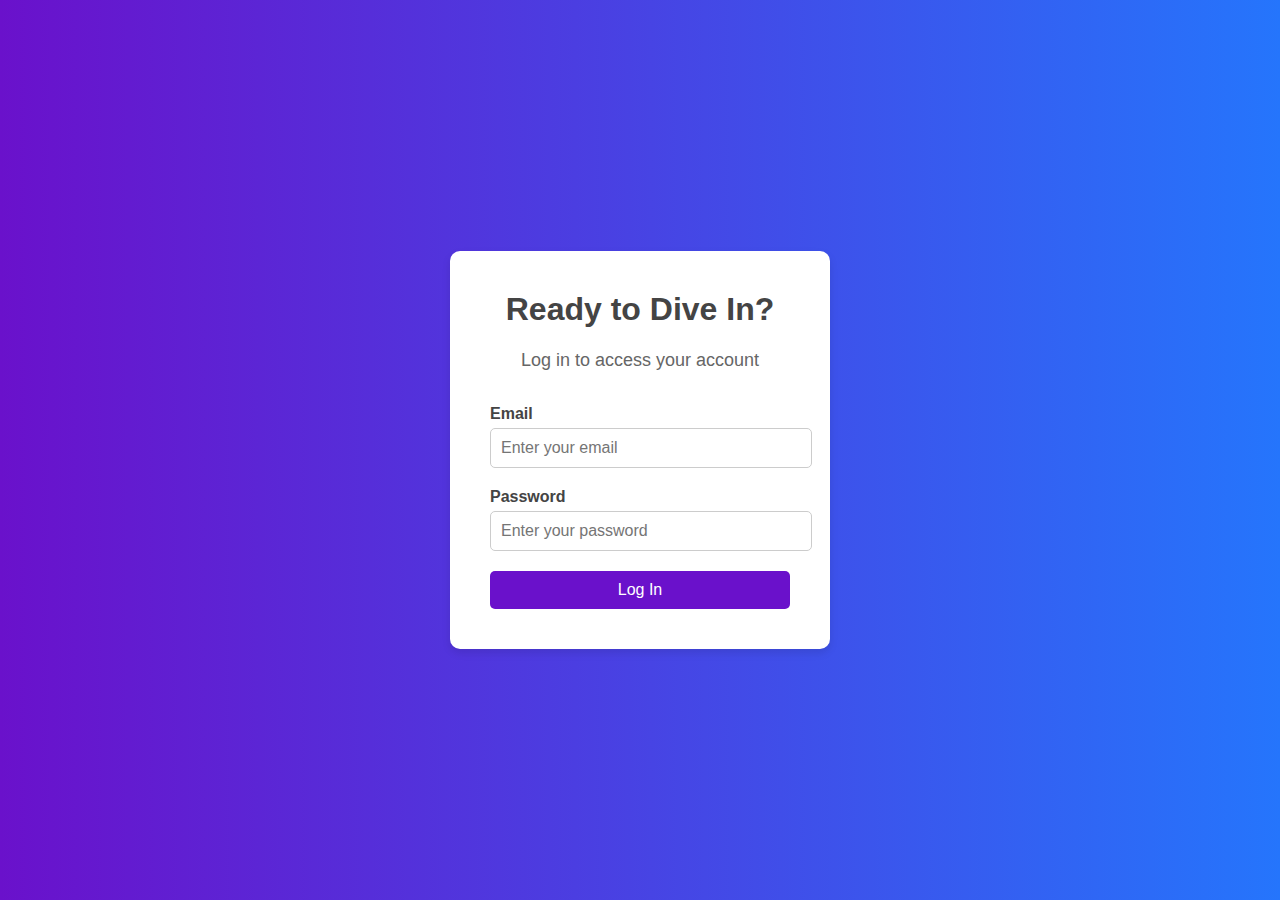
<file: index.html>
<!DOCTYPE html>
<html lang="en">
<head>
    <meta charset="UTF-8">
    <meta name="viewport" content="width=device-width, initial-scale=1.0">
    <title>Login Page</title>
    <link rel="stylesheet" href="styles.css">
</head>
<body>
    <div class="container">
        <div class="login-container">
            <div class="header">
                <h1>Ready to Dive In?</h1>
                <p>Log in to access your account</p>
            </div>
            <form id="loginForm">
                <div class="input-group">
                    <label for="email">Email</label>
                    <input type="text" id="email" name="email" placeholder="Enter your email" required>
                </div>
                <div class="input-group">
                    <label for="password">Password</label>
                    <input type="password" id="password" name="password" placeholder="Enter your password" required>
                </div>
                <button type="submit">Log In</button>
            </form>
        </div>
    </div>
    <script src="script.js"></script>
</body>
</html>
</file>
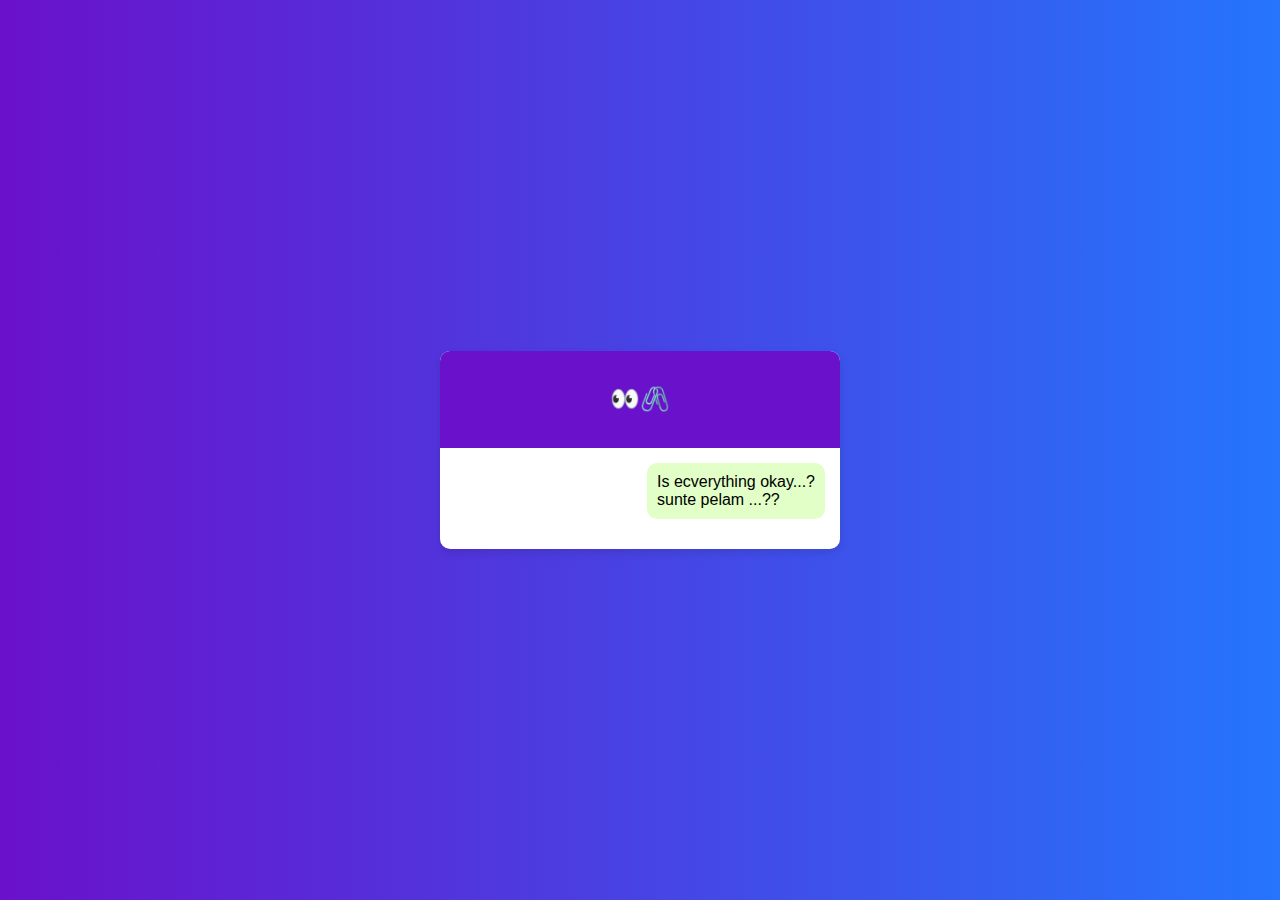
<file: success.html>
<!DOCTYPE html>
<html lang="en">
<head>
    <meta charset="UTF-8">
    <meta name="viewport" content="width=device-width, initial-scale=1.0">
    <title>Chat Interface</title>
    <link rel="stylesheet" href="styles.css">
</head>
<body>
    <div class="chat-container">
        <div class="chat-header">
            <h2>👀🖇️</h2>
        </div>
        <div class="chat-box">
            <div class="message user-message">
                <div class="message-content"> Is ecverything okay...?</br>sunte pelam ...??</div>
            </div>
        </div>
    </div>
</body>
</html>
</file>
<file: styles.css>
body {
    font-family: 'Segoe UI', Tahoma, Geneva, Verdana, sans-serif;
    background-image: linear-gradient(to right, #6a11cb 0%, #2575fc 100%);
    display: flex;
    justify-content: center;
    align-items: center;
    height: 100vh;
    margin: 0;
}

.container {
    display: flex;
    justify-content: center;
    align-items: center;
    width: 100%;
    height: 100%;
}

.login-container {
    background-color: white;
    padding: 40px;
    border-radius: 10px;
    box-shadow: 0 4px 8px rgba(0, 0, 0, 0.1);
    text-align: center;
    width: 300px;
}

.header {
    margin-bottom: 30px;
}

.header h1 {
    margin: 0;
    color: #444;
}

.header p {
    color: #666;
}

.input-group {
    margin-bottom: 20px;
    text-align: left;
}

.input-group label {
    display: block;
    margin-bottom: 5px;
    font-weight: bold;
    color: #444;
}

.input-group input {
    width: 100%;
    padding: 10px;
    border: 1px solid #ccc;
    border-radius: 5px;
    font-size: 16px;
    color: #444;
}

button {
    width: 100%;
    padding: 10px;
    border: none;
    border-radius: 5px;
    background-color: #6a11cb;
    color: white;
    font-size: 16px;
    cursor: pointer;
    transition: background-color 0.3s ease;
}

button:hover {
    background-color: #2575fc;
}

.footer {
    margin-top: 20px;
}

.footer p {
    color: #666;
}

.footer a {
    color: #6a11cb;
    text-decoration: none;
    font-weight: bold;
}

.footer a:hover {
    text-decoration: underline;
}

.chat-container {
    background-color: white;
    width: 400px;
    border-radius: 10px;
    box-shadow: 0 4px 8px rgba(0, 0, 0, 0.1);
    display: flex;
    flex-direction: column;
    overflow: hidden;
}

.chat-header {
    background-color: #6a11cb;
    color: white;
    padding: 15px;
    text-align: center;
}

.chat-box {
    flex: 1;
    padding: 15px;
    overflow-y: auto;
}

.message {
    display: flex;
    margin-bottom: 15px;
    align-items: flex-start;
}

.message .avatar {
    width: 40px;
    height: 40px;
    border-radius: 50%;
    background-color: #ccc;
    display: flex;
    justify-content: center;
    align-items: center;
    margin-right: 10px;
    font-weight: bold;
    color: white;
}

.user-avatar {
    background-color: #4caf50;
}

.bot-avatar {
    background-color: #6a11cb;
}

.message-content {
    background-color: #f0f0f0;
    padding: 10px;
    border-radius: 10px;
    max-width: 70%;
}

.user-message .message-content {
    background-color: #e1ffc7;
    margin-left: auto;
}

.chat-input {
    display: flex;
    padding: 10px;
    border-top: 1px solid #ddd;
}

.chat-input input {
    flex: 1;
    padding: 10px;
    border: none;
    border-radius: 5px;
    margin-right: 10px;
    font-size: 16px;
}

.chat-input button {
    padding: 10px 15px;
    background-color: #6a11cb;
    color: white;
    border: none;
    border-radius: 5px;
    cursor: pointer;
}

.chat-input button:hover {
    background-color: #2575fc;
}

.message-container {
    background-color: white;
    padding: 40px;
    border-radius: 10px;
    box-shadow: 0 4px 8px rgba(0, 0, 0, 0.1);
    text-align: center;
    max-width: 500px;
    width: 90%;
}

h2 {
    margin-bottom: 20px;
    font-size: 24px;
    color: #ff6b6b;
}

p {
    font-size: 18px;
    line-height: 1.6;
}

.error-icon {
    font-size: 50px;
    color: #ff6b6b;
    margin-bottom: 20px;
}

@media only screen and (max-width: 600px) {
    .message-container {
        padding: 30px;
        width: 100%;
    }

    h2 {
        font-size: 20px;
    }

    p {
        font-size: 16px;
    }

    .error-icon {
        font-size: 40px;
    }
}
</file>
